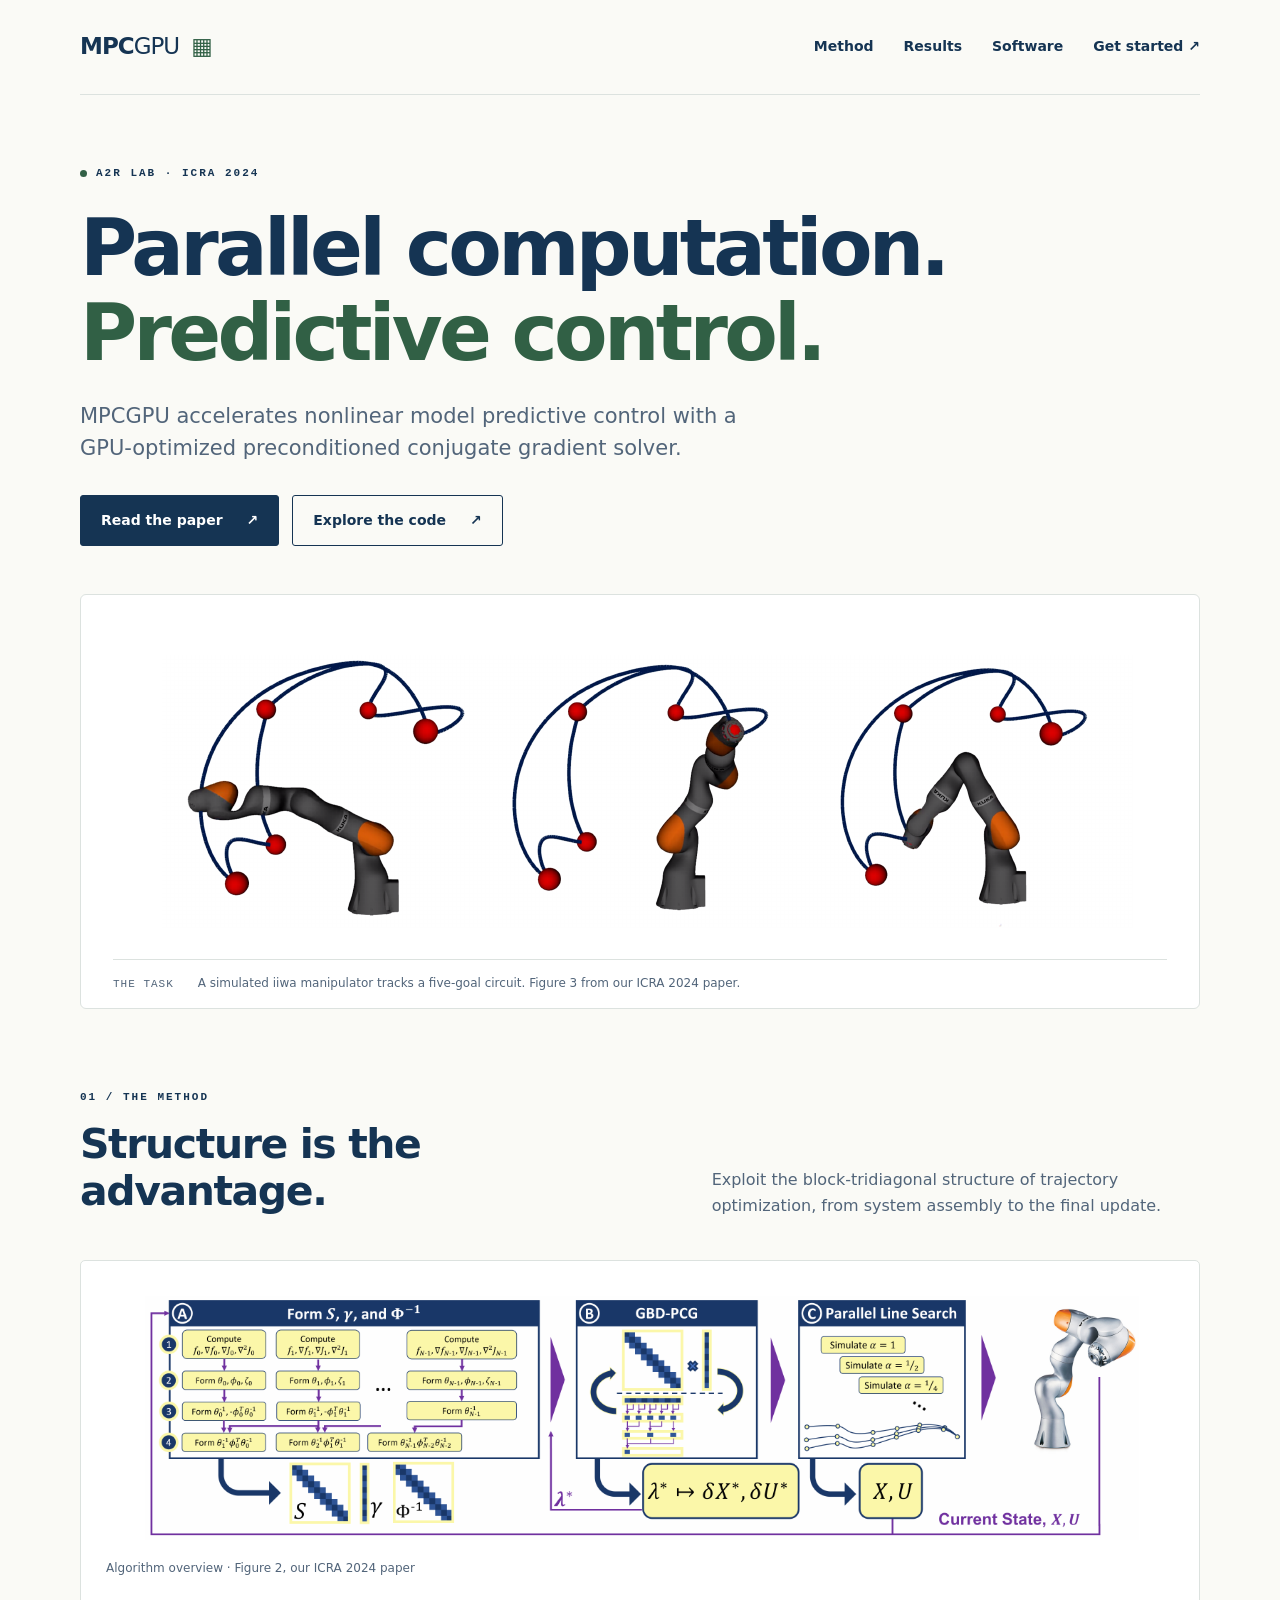
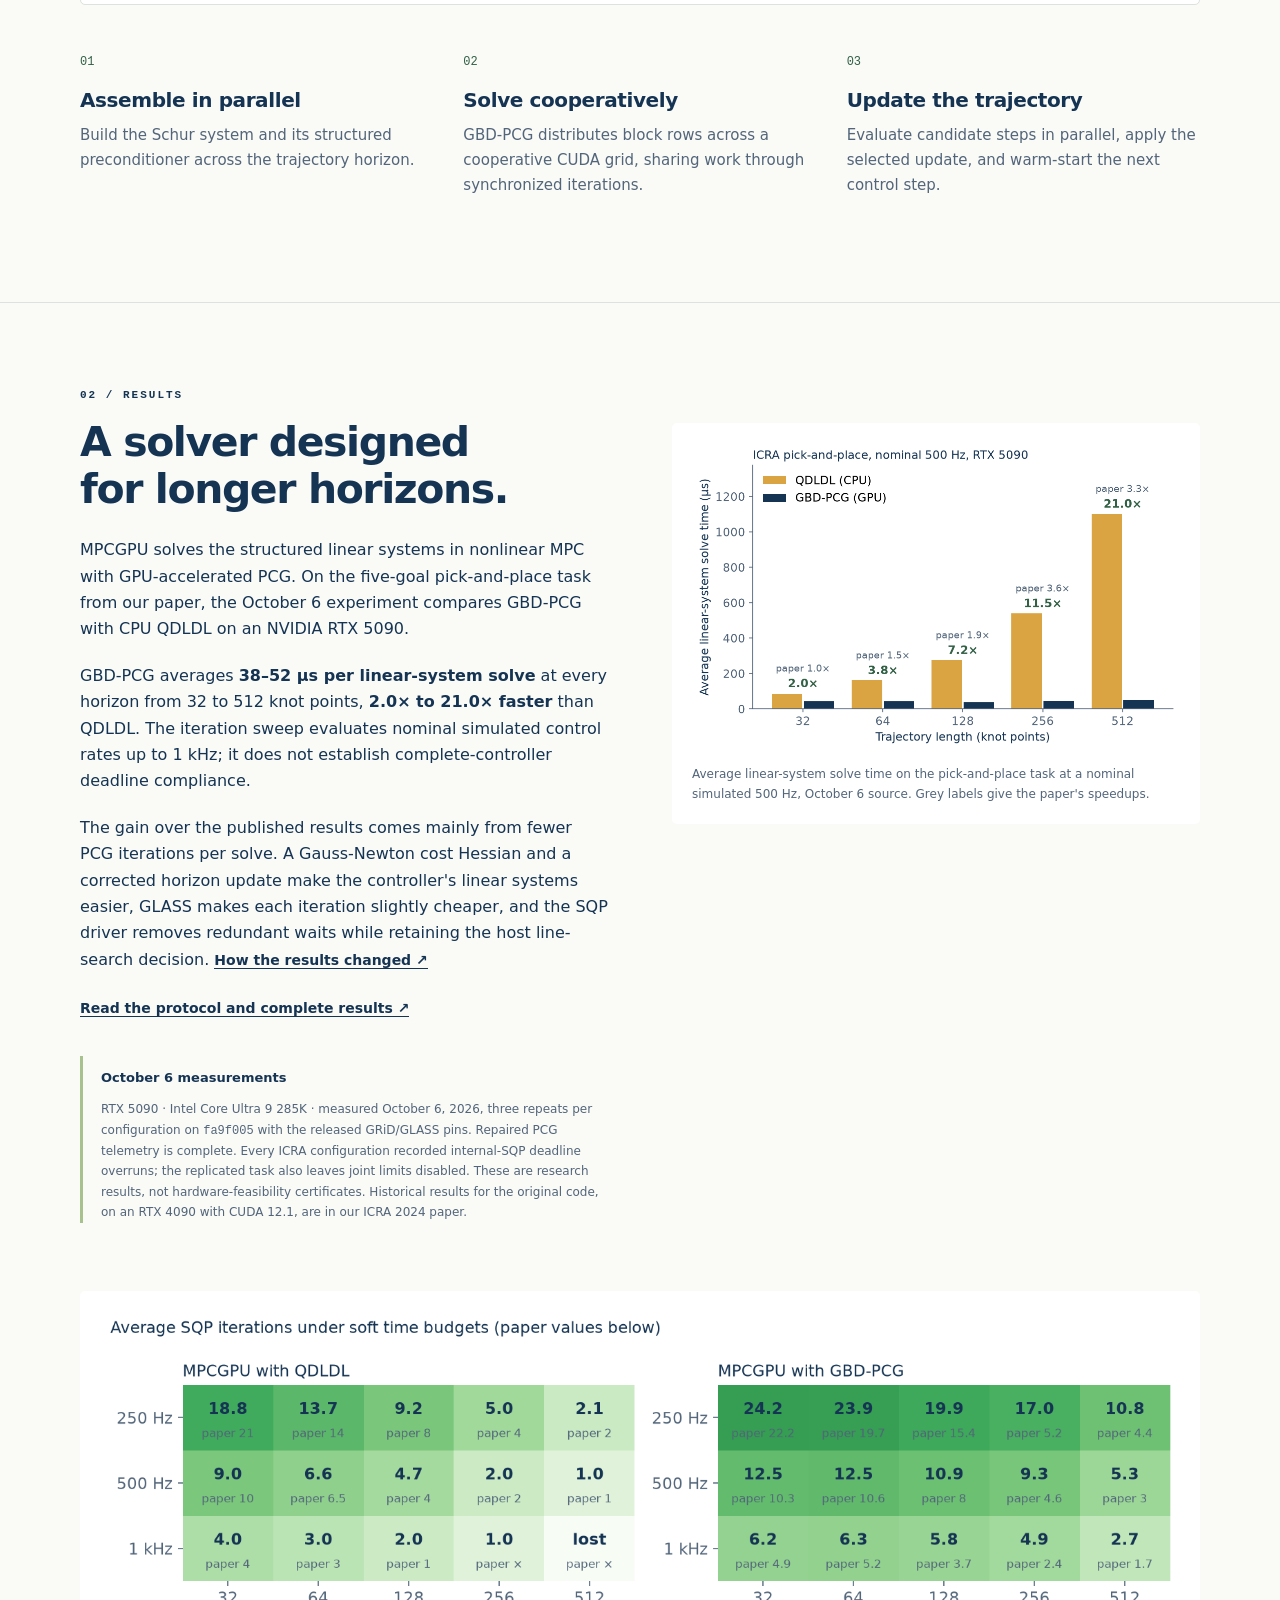
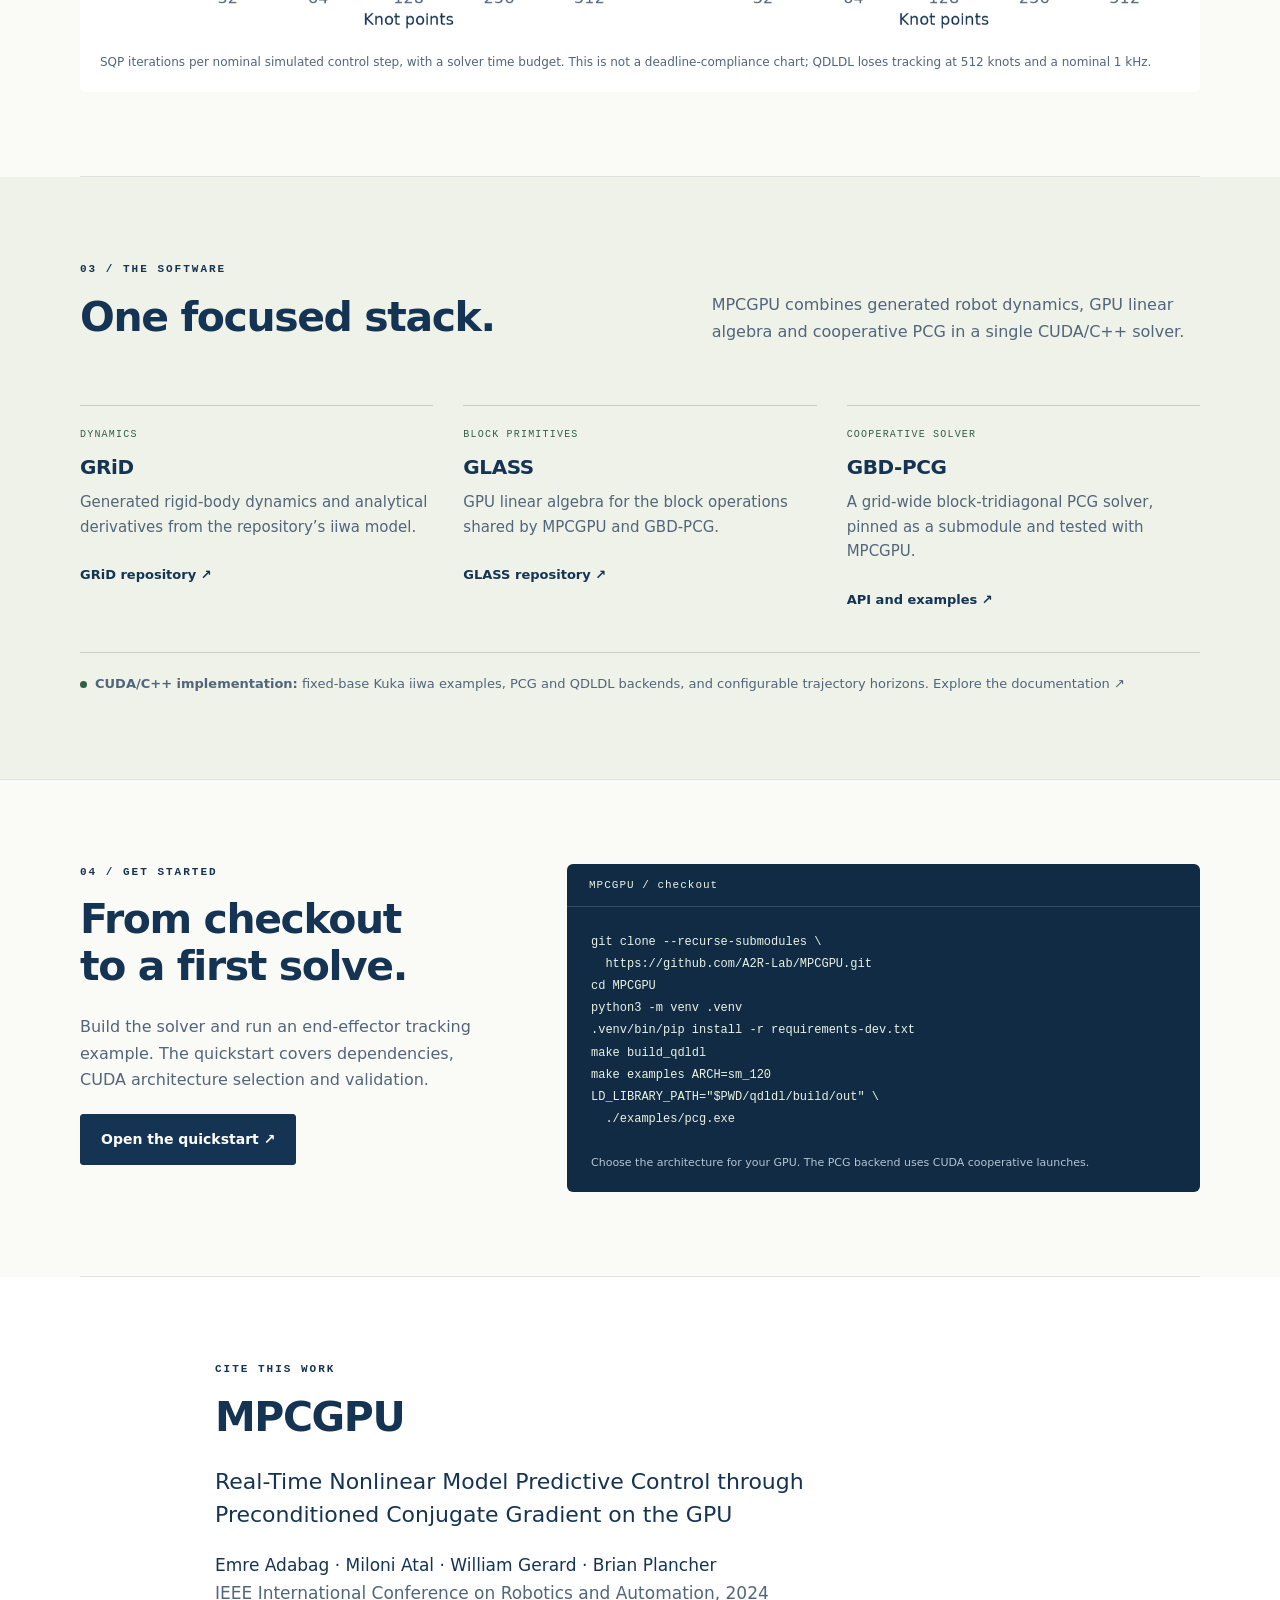
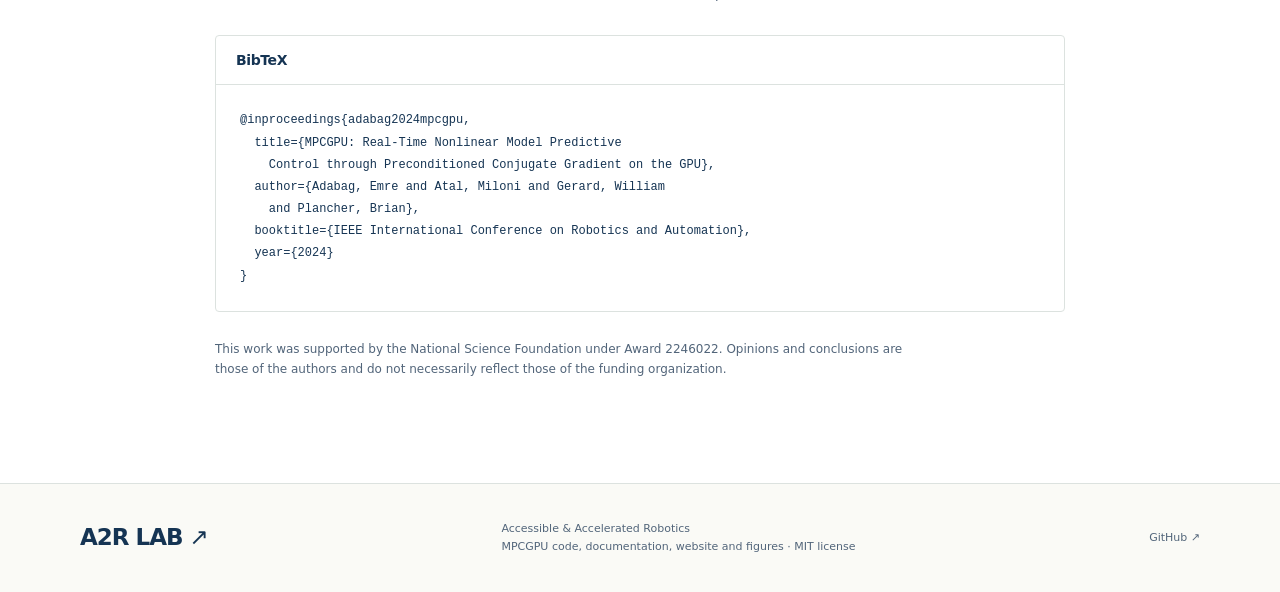
<file: docs/index.html>
<!doctype html>
<html lang="en">
<head>
  <meta charset="utf-8">
  <meta name="viewport" content="width=device-width, initial-scale=1">
  <meta name="description" content="MPCGPU: real-time nonlinear model predictive control through preconditioned conjugate gradient on the GPU. Research, software, and documentation from the A2R Lab.">
  <meta name="theme-color" content="#153453">
  <title>MPCGPU · GPU-optimized nonlinear model predictive control</title>
  <link rel="stylesheet" href="style.css">
</head>
<body>
<a class="skip" href="#main">Skip to content</a>
<header class="nav wrap">
  <a class="brand" href="#">MPC<span>GPU</span><span class="brand-mark" aria-hidden="true">▦</span></a>
  <nav aria-label="Main navigation"><a href="#method">Method</a><a href="#results">Results</a><a href="#software">Software</a><a href="#start">Get started <span aria-hidden="true">↗</span></a></nav>
</header>
<main id="main">
  <section class="hero wrap">
    <div class="eyebrow"><span class="dot"></span> A2R LAB · ICRA 2024</div>
    <h1>Parallel computation.<br><em>Predictive control.</em></h1>
    <p class="lede">MPCGPU accelerates nonlinear model predictive control with a GPU-optimized preconditioned conjugate gradient solver.</p>
    <div class="actions"><a class="button primary" href="https://arxiv.org/abs/2309.08079">Read the paper <span aria-hidden="true">↗</span></a><a class="button" href="https://github.com/A2R-Lab/MPCGPU">Explore the code <span aria-hidden="true">↗</span></a></div>
    <figure class="hero-figure"><img src="assets/pick-place.png" width="1000" height="330" alt="Three snapshots of a simulated Kuka iiwa arm moving through a five-goal pick-and-place circuit."><figcaption><span>THE TASK</span> A simulated iiwa manipulator tracks a five-goal circuit. Figure 3 from our ICRA 2024 paper.</figcaption></figure>
  </section>
  <section class="method section" id="method"><div class="wrap">
    <div class="section-heading"><div><div class="eyebrow">01 / THE METHOD</div><h2>Structure is the advantage.</h2></div><p>Exploit the block-tridiagonal structure of trajectory optimization, from system assembly to the final update.</p></div>
    <figure class="architecture"><img src="assets/architecture.png" width="1500" height="365" loading="lazy" alt="MPCGPU forms the Schur system in parallel, solves it with GBD-PCG, then uses a parallel line search to update the robot trajectory."><figcaption>Algorithm overview · Figure 2, our ICRA 2024 paper</figcaption></figure>
    <div class="steps"><article><span>01</span><h3>Assemble in parallel</h3><p>Build the Schur system and its structured preconditioner across the trajectory horizon.</p></article><article><span>02</span><h3>Solve cooperatively</h3><p>GBD-PCG distributes block rows across a cooperative CUDA grid, sharing work through synchronized iterations.</p></article><article><span>03</span><h3>Update the trajectory</h3><p>Evaluate candidate steps in parallel, apply the selected update, and warm-start the next control step.</p></article></div>
  </div></section>
  <section class="section wrap" id="results">
    <div class="eyebrow">02 / RESULTS</div>
    <div class="research-grid"><div><h2>A solver designed<br>for longer horizons.</h2><p>MPCGPU solves the structured linear systems in nonlinear MPC with GPU-accelerated PCG. On the five-goal pick-and-place task from our paper, the October 6 experiment compares GBD-PCG with CPU QDLDL on an NVIDIA RTX 5090.</p><p>GBD-PCG averages <strong>38–52 µs per linear-system solve</strong> at every horizon from 32 to 512 knot points, <strong>2.0× to 21.0× faster</strong> than QDLDL. The iteration sweep evaluates nominal simulated control rates up to 1 kHz; it does not establish complete-controller deadline compliance.</p><p>The gain over the published results comes mainly from fewer PCG iterations per solve. A Gauss-Newton cost Hessian and a corrected horizon update make the controller's linear systems easier, GLASS makes each iteration slightly cheaper, and the SQP driver removes redundant waits while retaining the host line-search decision. <a class="text-link" href="https://github.com/A2R-Lab/MPCGPU/blob/main/docs/speedup-attribution.md">How the results changed ↗</a></p><a class="text-link" href="https://github.com/A2R-Lab/MPCGPU/blob/main/docs/icra-replication.md">Read the protocol and complete results ↗</a><aside class="evidence"><strong>October 6 measurements</strong><p>RTX 5090 · Intel Core Ultra 9 285K · measured October 6, 2026, three repeats per configuration on <code>fa9f005</code> with the released GRiD/GLASS pins. Repaired PCG telemetry is complete. Every ICRA configuration recorded internal-SQP deadline overruns; the replicated task also leaves joint limits disabled. These are research results, not hardware-feasibility certificates. Historical results for the original code, on an RTX 4090 with CUDA 12.1, are in <a href="https://arxiv.org/abs/2309.08079">our ICRA 2024 paper</a>.</p></aside></div><figure><img src="assets/current-linsys-time.png" width="972" height="613" loading="lazy" alt="Current average linear-system solve times for CPU QDLDL and GPU GBD-PCG from 32 to 512 knot points; GBD-PCG stays between 38 and 53 microseconds while QDLDL grows to 1100 microseconds."><figcaption>Average linear-system solve time on the pick-and-place task at a nominal simulated 500 Hz, October 6 source. Grey labels give the paper's speedups.</figcaption></figure></div>
    <figure class="wide-figure"><img src="assets/current-sqp-iterations.png" width="1564" height="475" loading="lazy" alt="Average SQP iterations per control step at 250 Hz, 500 Hz and 1 kHz for QDLDL and GBD-PCG across horizons, with the paper's values beneath each cell."><figcaption>SQP iterations per nominal simulated control step, with a solver time budget. This is not a deadline-compliance chart; QDLDL loses tracking at 512 knots and a nominal 1 kHz.</figcaption></figure>
  </section>
  <section class="software section" id="software"><div class="wrap">
    <div class="section-heading"><div><div class="eyebrow">03 / THE SOFTWARE</div><h2>One focused stack.</h2></div><p>MPCGPU combines generated robot dynamics, GPU linear algebra and cooperative PCG in a single CUDA/C++ solver.</p></div>
    <div class="stack"><article><div class="tag">DYNAMICS</div><h3>GRiD</h3><p>Generated rigid-body dynamics and analytical derivatives from the repository’s iiwa model.</p><a href="https://github.com/A2R-Lab/GRiD">GRiD repository ↗</a></article><article><div class="tag">BLOCK PRIMITIVES</div><h3>GLASS</h3><p>GPU linear algebra for the block operations shared by MPCGPU and GBD-PCG.</p><a href="https://github.com/A2R-Lab/GLASS">GLASS repository ↗</a></article><article><div class="tag">COOPERATIVE SOLVER</div><h3>GBD-PCG</h3><p>A grid-wide block-tridiagonal PCG solver, pinned as a submodule and tested with MPCGPU.</p><a href="https://github.com/A2R-Lab/GBD-PCG">API and examples ↗</a></article></div>
    <p class="status"><span class="dot"></span><strong>CUDA/C++ implementation:</strong> fixed-base Kuka iiwa examples, PCG and QDLDL backends, and configurable trajectory horizons. <a href="https://github.com/A2R-Lab/MPCGPU/blob/main/docs/README.md">Explore the documentation ↗</a></p>
  </div></section>
  <section class="section wrap" id="start"><div class="start-grid"><div><div class="eyebrow">04 / GET STARTED</div><h2>From checkout<br>to a first solve.</h2><p>Build the solver and run an end-effector tracking example. The quickstart covers dependencies, CUDA architecture selection and validation.</p><a class="button primary" href="https://github.com/A2R-Lab/MPCGPU/blob/main/README.md">Open the quickstart ↗</a></div><div class="code-panel"><div class="code-title">MPCGPU / checkout</div><pre><code>git clone --recurse-submodules \
  https://github.com/A2R-Lab/MPCGPU.git
cd MPCGPU
python3 -m venv .venv
.venv/bin/pip install -r requirements-dev.txt
make build_qdldl
make examples ARCH=sm_120
LD_LIBRARY_PATH="$PWD/qdldl/build/out" \
  ./examples/pcg.exe</code></pre><p>Choose the architecture for your GPU. The PCG backend uses CUDA cooperative launches.</p></div></div></section>
  <section class="citation section"><div class="wrap"><div class="eyebrow">CITE THIS WORK</div><h2>MPCGPU</h2><p class="paper-title">Real-Time Nonlinear Model Predictive Control through Preconditioned Conjugate Gradient on the GPU</p><p>Emre Adabag · Miloni Atal · William Gerard · Brian Plancher<br><span class="muted">IEEE International Conference on Robotics and Automation, 2024</span></p><div class="bibtex" aria-labelledby="bibtex-title"><h3 id="bibtex-title">BibTeX</h3><pre id="bibtex"><code>@inproceedings{adabag2024mpcgpu,
  title={MPCGPU: Real-Time Nonlinear Model Predictive
    Control through Preconditioned Conjugate Gradient on the GPU},
  author={Adabag, Emre and Atal, Miloni and Gerard, William
    and Plancher, Brian},
  booktitle={IEEE International Conference on Robotics and Automation},
  year={2024}
}</code></pre></div><p class="funding">This work was supported by the National Science Foundation under Award 2246022. Opinions and conclusions are those of the authors and do not necessarily reflect those of the funding organization.</p></div></section>
</main>
<footer class="wrap"><a class="brand" href="https://a2r-lab.org/">A2R LAB <span aria-hidden="true">↗</span></a><p>Accessible &amp; Accelerated Robotics<br>MPCGPU code, documentation, website and figures · <a href="https://github.com/A2R-Lab/MPCGPU/blob/main/LICENSE">MIT license</a></p><a href="https://github.com/A2R-Lab/MPCGPU">GitHub ↗</a></footer>
</body>
</html>
</file>
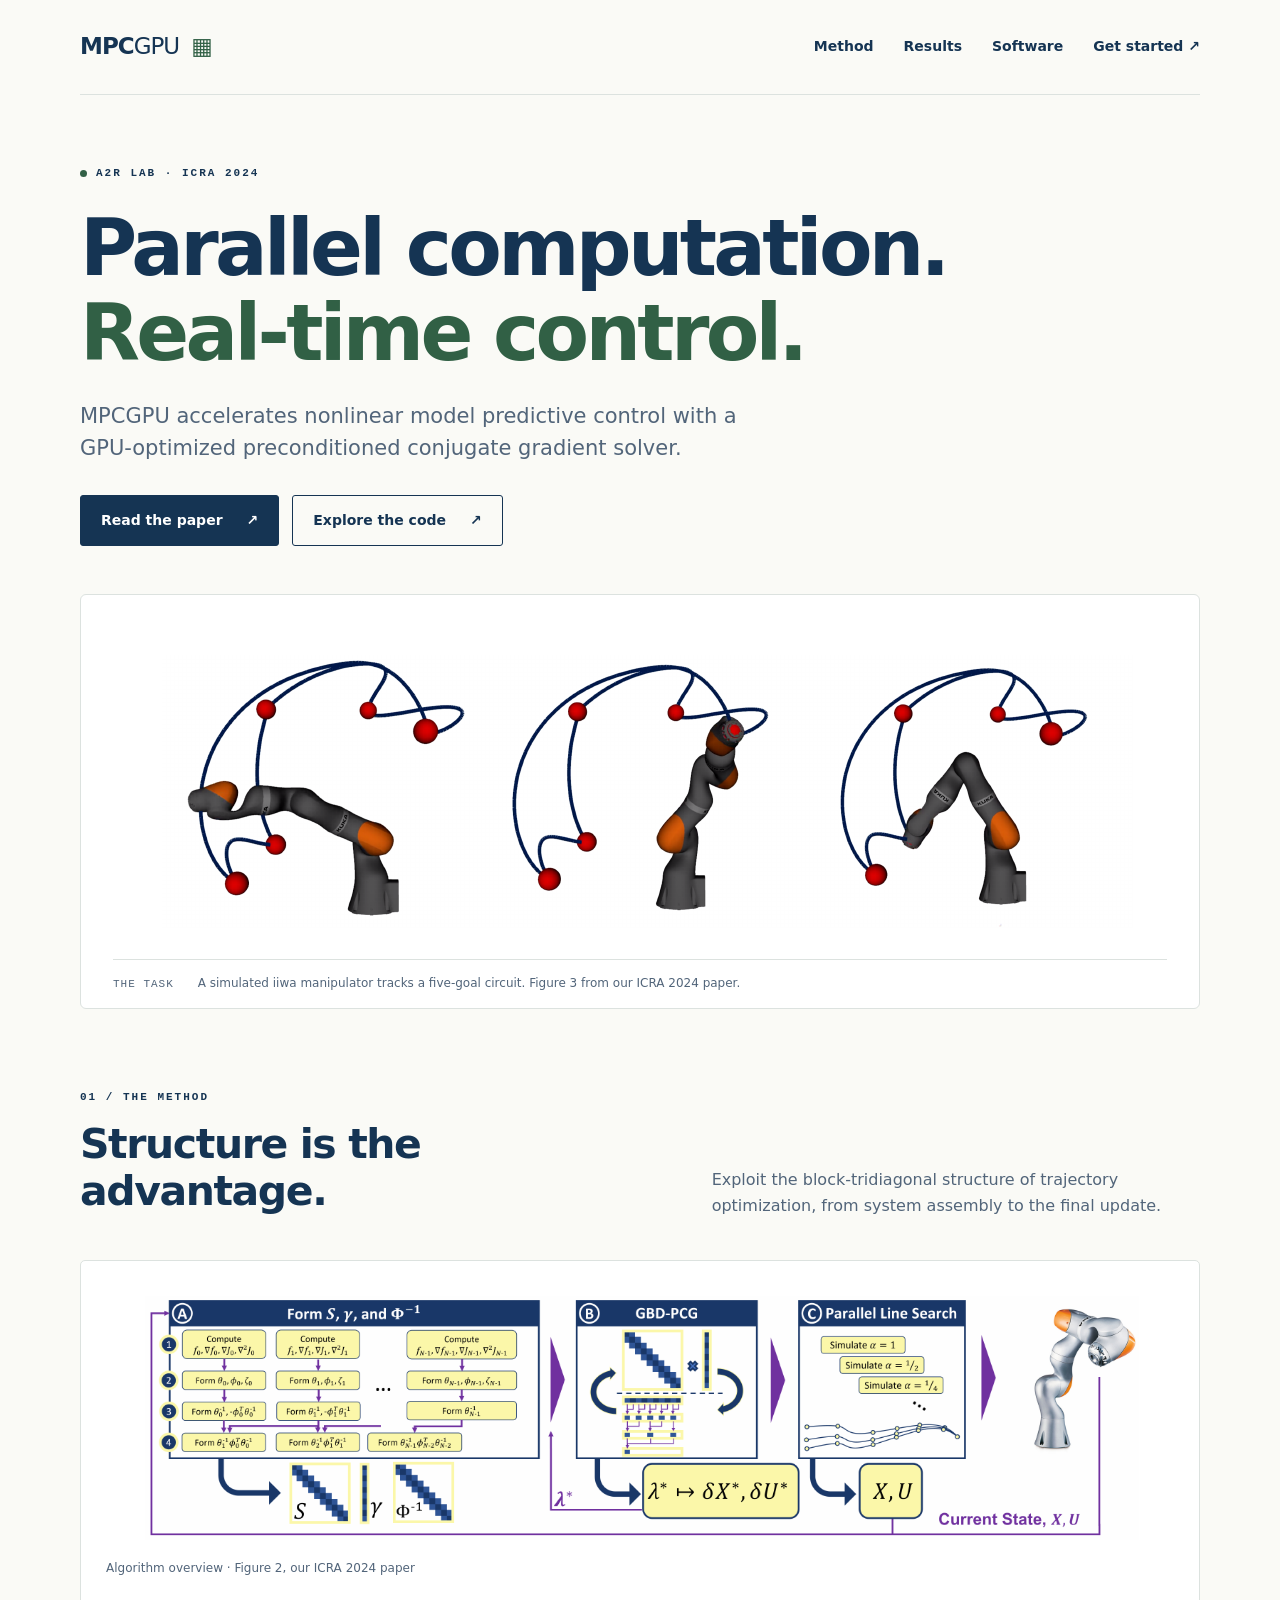
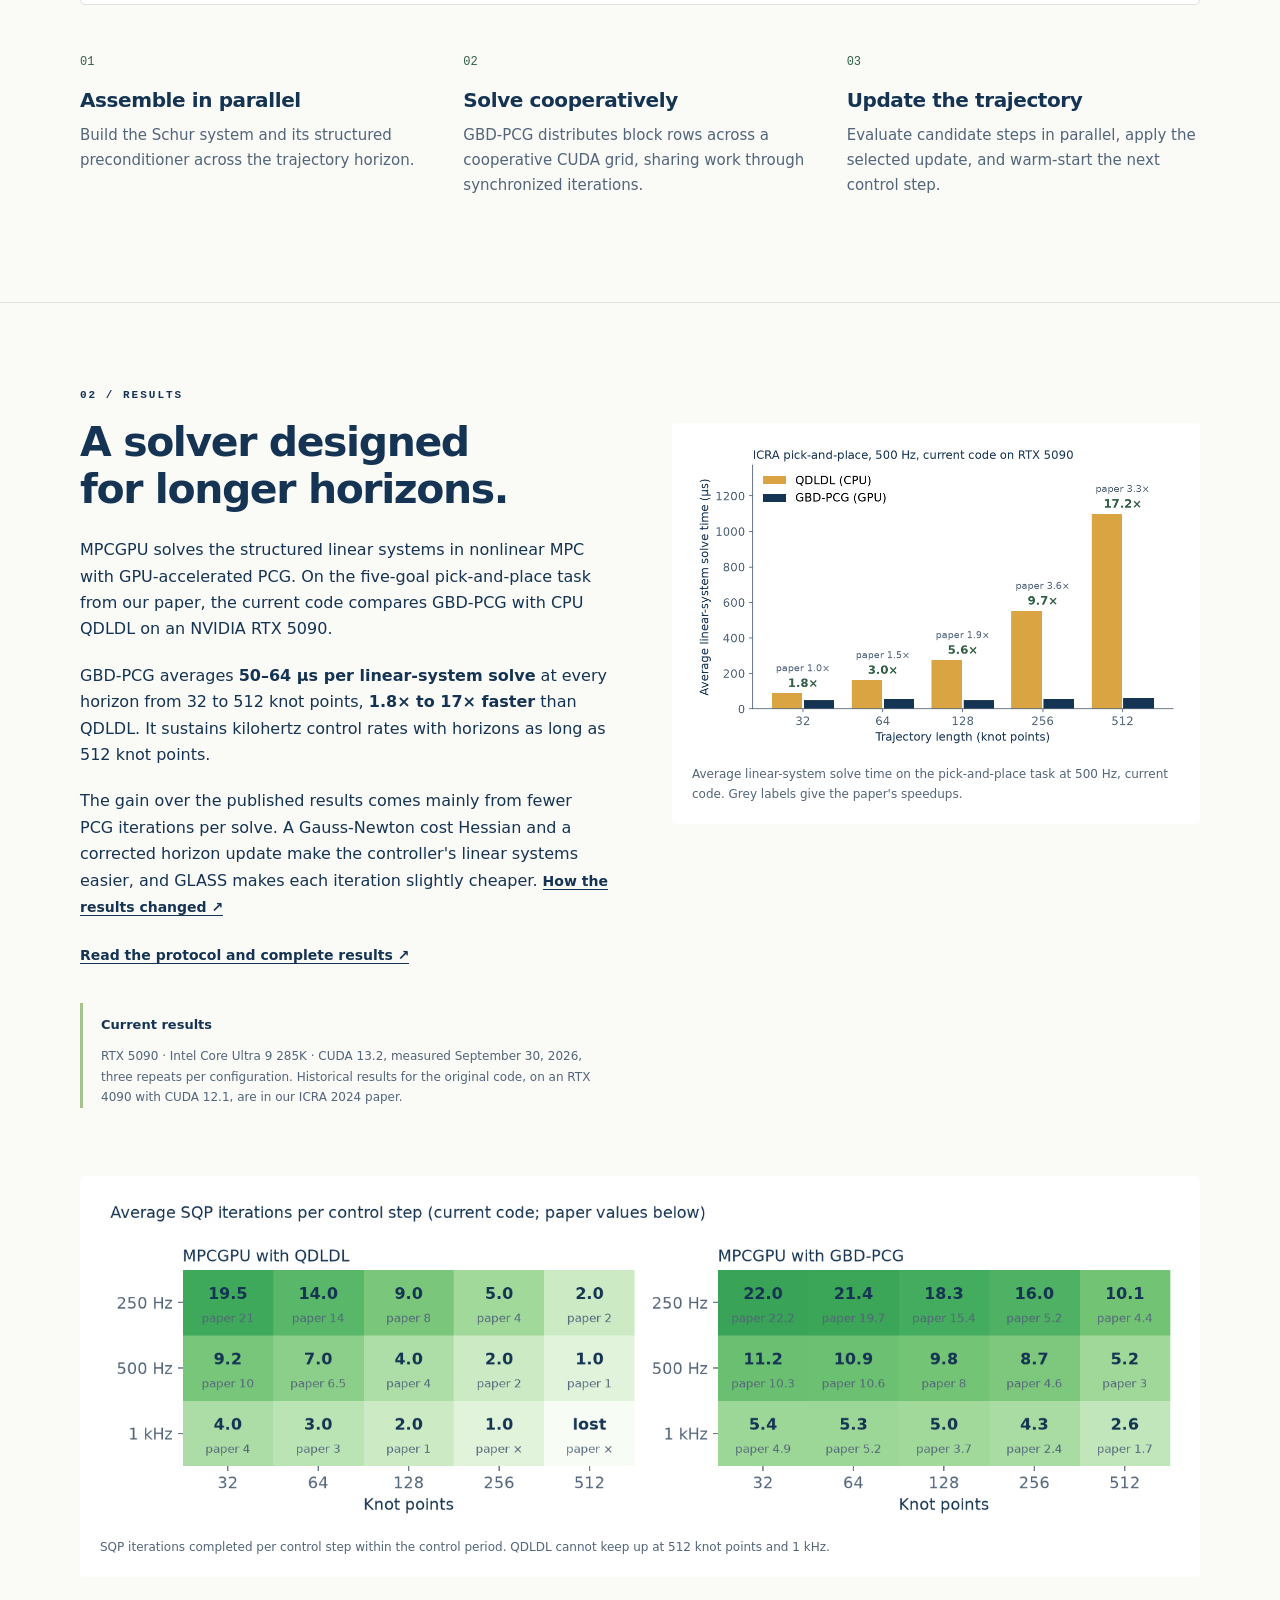
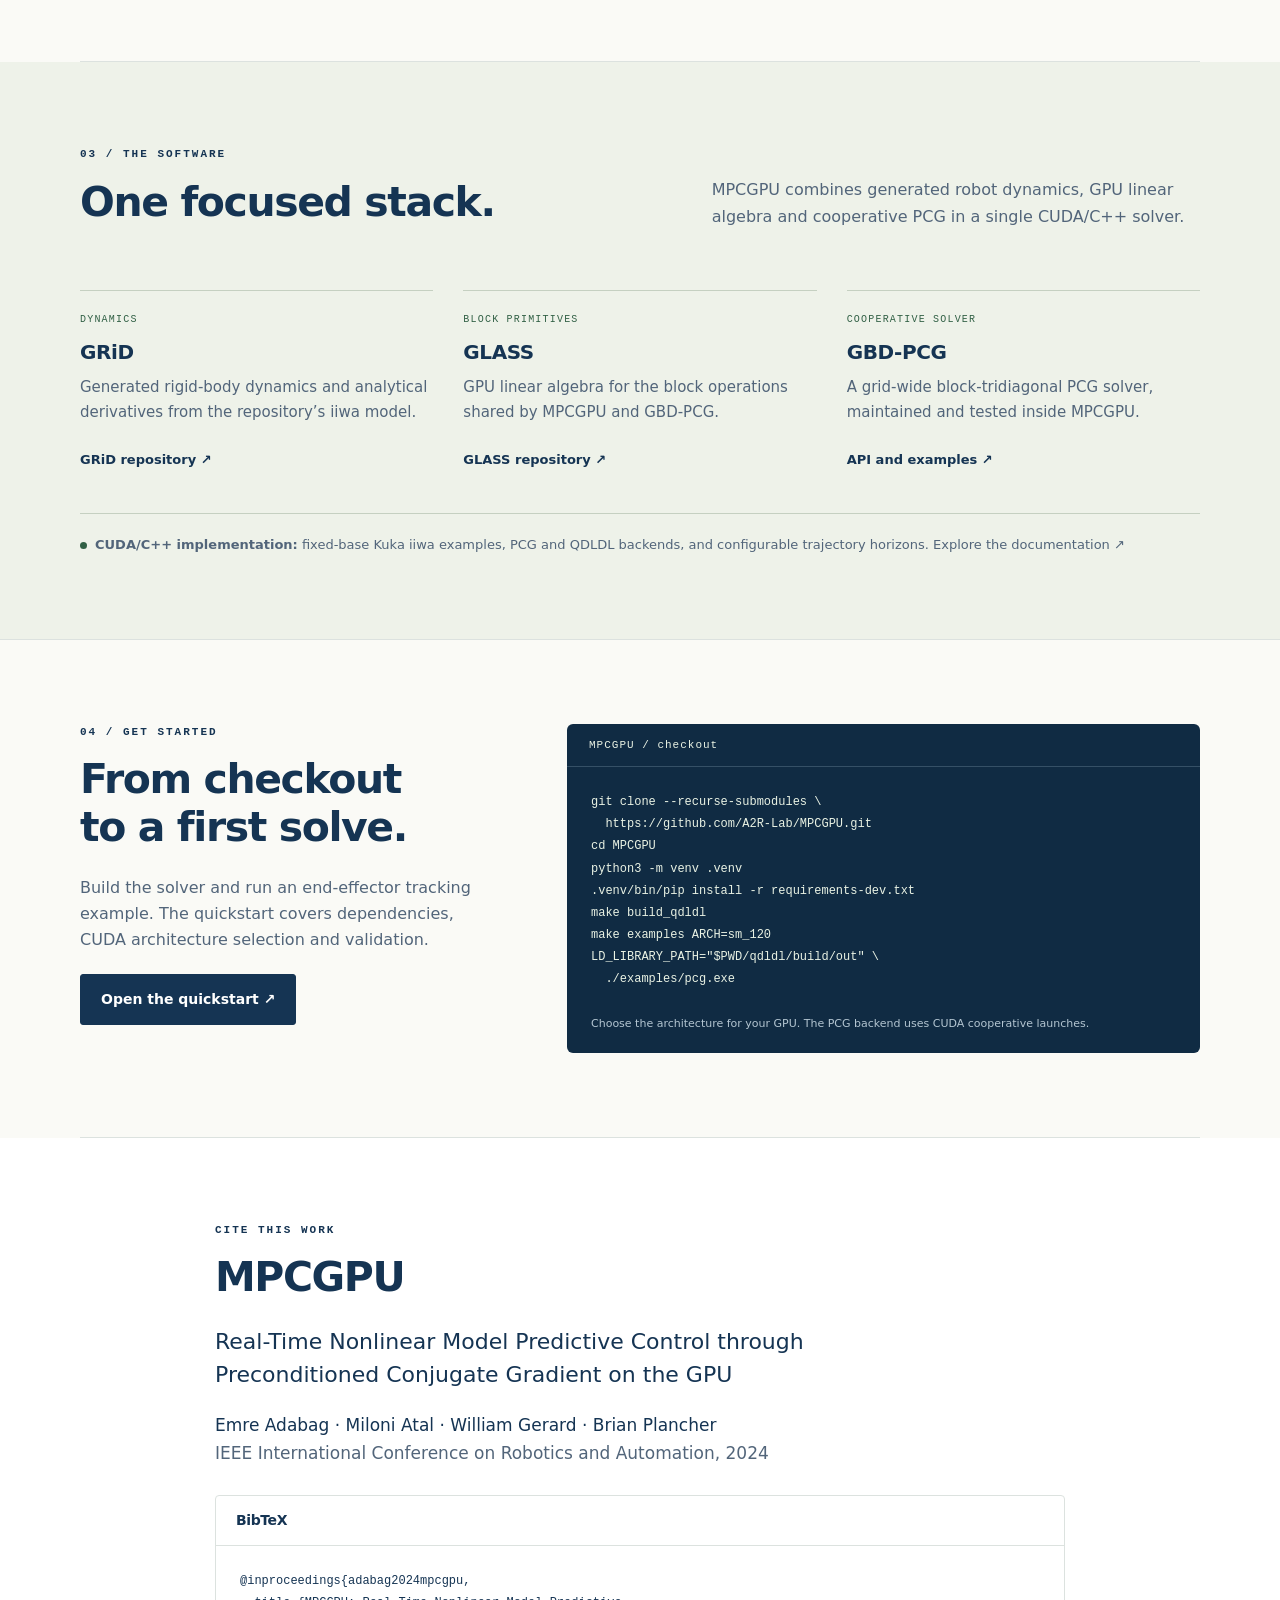
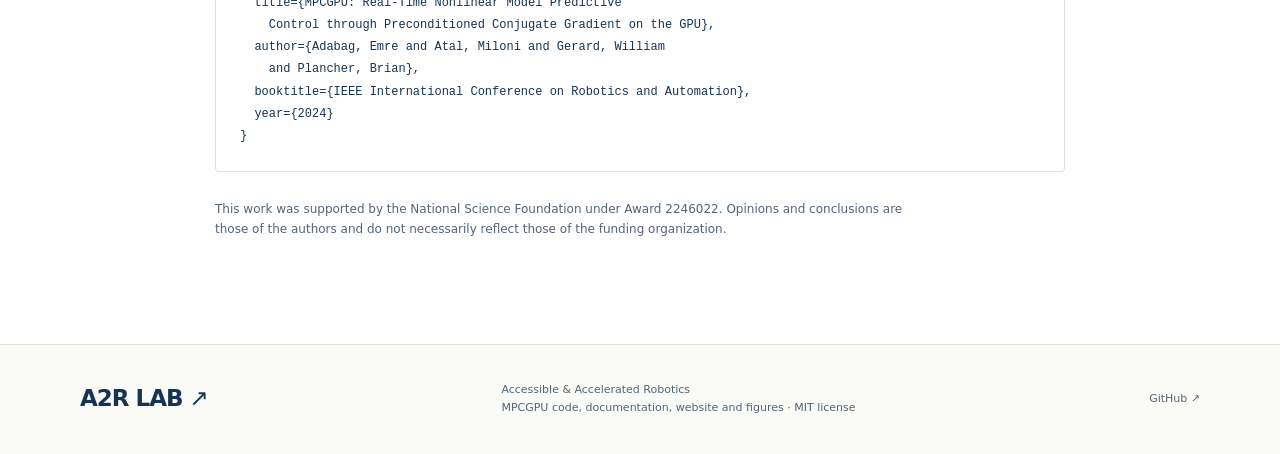
<file: website/index.html>
<!doctype html>
<html lang="en">
<head>
  <meta charset="utf-8">
  <meta name="viewport" content="width=device-width, initial-scale=1">
  <meta name="description" content="MPCGPU: real-time nonlinear model predictive control through preconditioned conjugate gradient on the GPU. Research, software, and documentation from the A2R Lab.">
  <meta name="theme-color" content="#153453">
  <title>MPCGPU · Parallel computation. Real-time control.</title>
  <link rel="stylesheet" href="style.css">
</head>
<body>
<a class="skip" href="#main">Skip to content</a>
<header class="nav wrap">
  <a class="brand" href="#">MPC<span>GPU</span><span class="brand-mark" aria-hidden="true">▦</span></a>
  <nav aria-label="Main navigation"><a href="#method">Method</a><a href="#results">Results</a><a href="#software">Software</a><a href="#start">Get started <span aria-hidden="true">↗</span></a></nav>
</header>
<main id="main">
  <section class="hero wrap">
    <div class="eyebrow"><span class="dot"></span> A2R LAB · ICRA 2024</div>
    <h1>Parallel computation.<br><em>Real-time control.</em></h1>
    <p class="lede">MPCGPU accelerates nonlinear model predictive control with a GPU-optimized preconditioned conjugate gradient solver.</p>
    <div class="actions"><a class="button primary" href="https://arxiv.org/abs/2309.08079">Read the paper <span aria-hidden="true">↗</span></a><a class="button" href="https://github.com/A2R-Lab/MPCGPU">Explore the code <span aria-hidden="true">↗</span></a></div>
    <figure class="hero-figure"><img src="assets/pick-place.png" width="1000" height="330" alt="Three snapshots of a simulated Kuka iiwa arm moving through a five-goal pick-and-place circuit."><figcaption><span>THE TASK</span> A simulated iiwa manipulator tracks a five-goal circuit. Figure 3 from our ICRA 2024 paper.</figcaption></figure>
  </section>
  <section class="method section" id="method"><div class="wrap">
    <div class="section-heading"><div><div class="eyebrow">01 / THE METHOD</div><h2>Structure is the advantage.</h2></div><p>Exploit the block-tridiagonal structure of trajectory optimization, from system assembly to the final update.</p></div>
    <figure class="architecture"><img src="assets/architecture.png" width="1500" height="365" loading="lazy" alt="MPCGPU forms the Schur system in parallel, solves it with GBD-PCG, then uses a parallel line search to update the robot trajectory."><figcaption>Algorithm overview · Figure 2, our ICRA 2024 paper</figcaption></figure>
    <div class="steps"><article><span>01</span><h3>Assemble in parallel</h3><p>Build the Schur system and its structured preconditioner across the trajectory horizon.</p></article><article><span>02</span><h3>Solve cooperatively</h3><p>GBD-PCG distributes block rows across a cooperative CUDA grid, sharing work through synchronized iterations.</p></article><article><span>03</span><h3>Update the trajectory</h3><p>Evaluate candidate steps in parallel, apply the selected update, and warm-start the next control step.</p></article></div>
  </div></section>
  <section class="section wrap" id="results">
    <div class="eyebrow">02 / RESULTS</div>
    <div class="research-grid"><div><h2>A solver designed<br>for longer horizons.</h2><p>MPCGPU solves the structured linear systems in nonlinear MPC with GPU-accelerated PCG. On the five-goal pick-and-place task from our paper, the current code compares GBD-PCG with CPU QDLDL on an NVIDIA RTX 5090.</p><p>GBD-PCG averages <strong>50–64 µs per linear-system solve</strong> at every horizon from 32 to 512 knot points, <strong>1.8× to 17× faster</strong> than QDLDL. It sustains kilohertz control rates with horizons as long as 512 knot points.</p><p>The gain over the published results comes mainly from fewer PCG iterations per solve. A Gauss-Newton cost Hessian and a corrected horizon update make the controller's linear systems easier, and GLASS makes each iteration slightly cheaper. <a class="text-link" href="https://github.com/A2R-Lab/MPCGPU/blob/main/docs/speedup-attribution.md">How the results changed ↗</a></p><a class="text-link" href="https://github.com/A2R-Lab/MPCGPU/blob/main/docs/icra-replication.md">Read the protocol and complete results ↗</a><aside class="evidence"><strong>Current results</strong><p>RTX 5090 · Intel Core Ultra 9 285K · CUDA 13.2, measured September 30, 2026, three repeats per configuration. Historical results for the original code, on an RTX 4090 with CUDA 12.1, are in <a href="https://arxiv.org/abs/2309.08079">our ICRA 2024 paper</a>.</p></aside></div><figure><img src="assets/current-linsys-time.png" width="972" height="613" loading="lazy" alt="Current average linear-system solve times for CPU QDLDL and GPU GBD-PCG from 32 to 512 knot points; GBD-PCG stays between 50 and 64 microseconds while QDLDL grows to 1100 microseconds."><figcaption>Average linear-system solve time on the pick-and-place task at 500 Hz, current code. Grey labels give the paper's speedups.</figcaption></figure></div>
    <figure class="wide-figure"><img src="assets/current-sqp-iterations.png" width="1564" height="475" loading="lazy" alt="Average SQP iterations per control step at 250 Hz, 500 Hz and 1 kHz for QDLDL and GBD-PCG across horizons, with the paper's values beneath each cell."><figcaption>SQP iterations completed per control step within the control period. QDLDL cannot keep up at 512 knot points and 1 kHz.</figcaption></figure>
  </section>
  <section class="software section" id="software"><div class="wrap">
    <div class="section-heading"><div><div class="eyebrow">03 / THE SOFTWARE</div><h2>One focused stack.</h2></div><p>MPCGPU combines generated robot dynamics, GPU linear algebra and cooperative PCG in a single CUDA/C++ solver.</p></div>
    <div class="stack"><article><div class="tag">DYNAMICS</div><h3>GRiD</h3><p>Generated rigid-body dynamics and analytical derivatives from the repository’s iiwa model.</p><a href="https://github.com/A2R-Lab/GRiD">GRiD repository ↗</a></article><article><div class="tag">BLOCK PRIMITIVES</div><h3>GLASS</h3><p>GPU linear algebra for the block operations shared by MPCGPU and GBD-PCG.</p><a href="https://github.com/A2R-Lab/GLASS">GLASS repository ↗</a></article><article><div class="tag">COOPERATIVE SOLVER</div><h3>GBD-PCG</h3><p>A grid-wide block-tridiagonal PCG solver, maintained and tested inside MPCGPU.</p><a href="https://github.com/A2R-Lab/MPCGPU/tree/main/GBD-PCG">API and examples ↗</a></article></div>
    <p class="status"><span class="dot"></span><strong>CUDA/C++ implementation:</strong> fixed-base Kuka iiwa examples, PCG and QDLDL backends, and configurable trajectory horizons. <a href="https://github.com/A2R-Lab/MPCGPU/blob/main/docs/README.md">Explore the documentation ↗</a></p>
  </div></section>
  <section class="section wrap" id="start"><div class="start-grid"><div><div class="eyebrow">04 / GET STARTED</div><h2>From checkout<br>to a first solve.</h2><p>Build the solver and run an end-effector tracking example. The quickstart covers dependencies, CUDA architecture selection and validation.</p><a class="button primary" href="https://github.com/A2R-Lab/MPCGPU/blob/main/README.md">Open the quickstart ↗</a></div><div class="code-panel"><div class="code-title">MPCGPU / checkout</div><pre><code>git clone --recurse-submodules \
  https://github.com/A2R-Lab/MPCGPU.git
cd MPCGPU
python3 -m venv .venv
.venv/bin/pip install -r requirements-dev.txt
make build_qdldl
make examples ARCH=sm_120
LD_LIBRARY_PATH="$PWD/qdldl/build/out" \
  ./examples/pcg.exe</code></pre><p>Choose the architecture for your GPU. The PCG backend uses CUDA cooperative launches.</p></div></div></section>
  <section class="citation section"><div class="wrap"><div class="eyebrow">CITE THIS WORK</div><h2>MPCGPU</h2><p class="paper-title">Real-Time Nonlinear Model Predictive Control through Preconditioned Conjugate Gradient on the GPU</p><p>Emre Adabag · Miloni Atal · William Gerard · Brian Plancher<br><span class="muted">IEEE International Conference on Robotics and Automation, 2024</span></p><div class="bibtex" aria-labelledby="bibtex-title"><h3 id="bibtex-title">BibTeX</h3><pre id="bibtex"><code>@inproceedings{adabag2024mpcgpu,
  title={MPCGPU: Real-Time Nonlinear Model Predictive
    Control through Preconditioned Conjugate Gradient on the GPU},
  author={Adabag, Emre and Atal, Miloni and Gerard, William
    and Plancher, Brian},
  booktitle={IEEE International Conference on Robotics and Automation},
  year={2024}
}</code></pre></div><p class="funding">This work was supported by the National Science Foundation under Award 2246022. Opinions and conclusions are those of the authors and do not necessarily reflect those of the funding organization.</p></div></section>
</main>
<footer class="wrap"><a class="brand" href="https://a2r-lab.org/">A2R LAB <span aria-hidden="true">↗</span></a><p>Accessible &amp; Accelerated Robotics<br>MPCGPU code, documentation, website and figures · <a href="https://github.com/A2R-Lab/MPCGPU/blob/main/LICENSE">MIT license</a></p><a href="https://github.com/A2R-Lab/MPCGPU">GitHub ↗</a></footer>
</body>
</html>
</file>
<file: docs/style.css>
:root{--ink:#153453;--muted:#52657a;--paper:#fafaf6;--green:#d8edbd;--line:#dce2df;--accent:#316045}*{box-sizing:border-box}html{scroll-behavior:smooth;scroll-padding-top:2rem}body{margin:0;background:var(--paper);color:var(--ink);font:17px/1.65 system-ui,-apple-system,BlinkMacSystemFont,"Segoe UI",sans-serif}a{color:inherit;text-decoration:none}a:hover{text-decoration:underline;text-underline-offset:.25em}a:focus-visible{outline:3px solid #7f58a4;outline-offset:5px}.wrap{width:min(1120px,calc(100% - 64px));margin-inline:auto}.nav{display:flex;justify-content:space-between;align-items:center;padding-block:28px;border-bottom:1px solid var(--line)}.brand{font-size:23px;font-weight:800;letter-spacing:-1px}.brand span:not(.brand-mark){font-weight:400}.brand-mark{margin-left:12px;color:var(--accent)}nav{display:flex;gap:30px;font-size:14px;font-weight:600}.hero{padding-top:70px}.eyebrow{font:600 11px/1.5 ui-monospace,monospace;letter-spacing:2px;display:flex;align-items:center;gap:9px}.dot{display:inline-block;width:7px;height:7px;border-radius:50%;background:var(--accent);flex-shrink:0}h1{font-size:clamp(42px,6.2vw,78px);line-height:1.08;letter-spacing:-3.7px;font-weight:600;margin:25px 0}h1 em{font-style:normal;color:var(--accent)}.lede{font-size:21px;line-height:1.55;max-width:680px;color:var(--muted)}.actions{display:flex;gap:13px;margin-top:30px}.button{display:inline-flex;align-items:center;justify-content:space-between;gap:24px;font-size:14px;font-weight:600;padding:13px 20px;border:1px solid var(--ink);border-radius:3px}.button.primary{background:var(--ink);color:white}.button:hover{background:var(--accent);color:white;text-decoration:none}.hero-figure{background:white;border:1px solid var(--line);border-radius:6px;margin:48px 0 0;padding:20px 32px 0}.hero-figure img{width:100%;height:auto;max-height:330px;object-fit:contain}.hero-figure figcaption{border-top:1px solid var(--line);padding:14px 0}.hero-figure figcaption span{font:11px ui-monospace,monospace;letter-spacing:1px;margin-right:20px}figure{margin:0}img{display:block;max-width:100%;height:auto}figcaption{font-size:12px;color:var(--muted);margin-top:14px}.section{padding-block:84px;border-bottom:1px solid var(--line)}h2{font-size:clamp(30px,3.2vw,43px);line-height:1.15;letter-spacing:-1.4px;font-weight:550;margin:16px 0 24px}h3{font-size:20px;line-height:1.3;letter-spacing:-.4px;margin:14px 0 10px}p{margin:0 0 20px}.section-heading{display:grid;grid-template-columns:1.15fr 1fr;gap:70px;align-items:end}.section-heading>p{color:var(--muted);font-size:16px}.method{padding-top:80px}.architecture{background:white;padding:25px;border:1px solid var(--line);border-radius:5px;margin-top:20px}.steps,.stack{display:grid;grid-template-columns:repeat(3,1fr);gap:30px;margin-top:40px}.steps article>span{font:12px ui-monospace,monospace;color:var(--accent)}.steps p,.stack p{font-size:15px;color:var(--muted)}.research-grid{display:grid;grid-template-columns:1fr 1fr;gap:64px;align-items:start}.research-grid figure{background:white;padding:20px;border-radius:5px;margin-top:20px}.research-grid p{font-size:16px}.text-link{font-size:14px;font-weight:650;border-bottom:1px solid var(--ink)}.evidence{border-left:3px solid #a8c28d;padding:6px 0 0 18px;margin-top:35px}.evidence strong{font-size:13px}.evidence p{font-size:12px;line-height:1.7;color:var(--muted);margin-top:9px}.software{background:#eef2e9}.tag{font:10px ui-monospace,monospace;letter-spacing:1.2px;color:var(--accent)}.stack article{border-top:1px solid #c5d0c1;padding-top:23px}.stack a{font-size:13px;font-weight:650}.status{margin:40px 0 0;padding:20px 0 0;border-top:1px solid #c5d0c1;font-size:13px;color:var(--muted)}.status .dot{margin-right:8px}.start-grid{display:grid;grid-template-columns:.8fr 1.2fr;gap:65px}.start-grid p{font-size:16px;color:var(--muted)}.code-panel{background:#102b43;color:#e9f2e4;border-radius:6px;overflow:hidden}.code-title{padding:15px 22px;border-bottom:1px solid #355066;font:11px ui-monospace,monospace;letter-spacing:1px}pre{margin:0;padding:24px;overflow-x:auto;max-width:100%;font:12px/1.85 ui-monospace,SFMono-Regular,Consolas,monospace}.code-panel>p{font-size:11px;padding:0 24px 20px;color:#b3c5d1;margin:0}.citation{background:white}.citation .wrap{max-width:850px}.paper-title{font-size:22px;line-height:1.5;max-width:740px}.muted{color:var(--muted)}.bibtex{border:1px solid var(--line);border-radius:4px;margin-top:28px;min-width:0}.bibtex h3{padding:15px 20px;margin:0;border-bottom:1px solid var(--line);font-size:14px}.bibtex pre{white-space:pre-wrap;overflow-wrap:anywhere}.funding{font-size:12px;color:var(--muted);margin-top:28px;max-width:700px}footer{display:flex;justify-content:space-between;align-items:center;gap:30px;padding-block:35px}footer p,footer>a:last-child{font-size:11px;margin:0;color:var(--muted)}.skip{position:absolute;top:-80px;left:20px;background:white;padding:12px;z-index:10}.skip:focus{top:10px}@media(max-width:720px){.wrap{width:calc(100% - 36px)}.nav{padding-block:20px}.brand{font-size:21px}nav{gap:13px;font-size:11px}nav a:first-child{display:none}.hero{padding-top:44px}h1{letter-spacing:-2px}.lede{font-size:18px}.hero-figure{padding:12px 12px 0;margin-top:32px}.hero-figure figcaption span{display:block;margin-bottom:5px}.section{padding-block:52px}.section-heading,.research-grid,.start-grid{grid-template-columns:1fr;gap:20px}.steps,.stack{grid-template-columns:1fr;gap:16px;margin-top:25px}.steps article{padding-bottom:10px;border-bottom:1px solid var(--line)}.architecture{padding:12px}.architecture img{min-width:550px}.architecture{overflow-x:auto}.research-grid figure{margin-top:0}.actions{gap:10px}.button{font-size:12px;gap:14px;padding:12px 14px}.paper-title{font-size:19px}footer{align-items:start;flex-wrap:wrap}footer p{order:3;width:100%}}@media(prefers-reduced-motion:reduce){html{scroll-behavior:auto}}
.wide-figure{background:white;padding:20px;border-radius:5px;margin-top:48px}@media(max-width:720px){.wide-figure{padding:12px;overflow-x:auto}.wide-figure img{min-width:620px}}
</file>
<file: website/style.css>
:root{--ink:#153453;--muted:#52657a;--paper:#fafaf6;--green:#d8edbd;--line:#dce2df;--accent:#316045}*{box-sizing:border-box}html{scroll-behavior:smooth;scroll-padding-top:2rem}body{margin:0;background:var(--paper);color:var(--ink);font:17px/1.65 system-ui,-apple-system,BlinkMacSystemFont,"Segoe UI",sans-serif}a{color:inherit;text-decoration:none}a:hover{text-decoration:underline;text-underline-offset:.25em}a:focus-visible{outline:3px solid #7f58a4;outline-offset:5px}.wrap{width:min(1120px,calc(100% - 64px));margin-inline:auto}.nav{display:flex;justify-content:space-between;align-items:center;padding-block:28px;border-bottom:1px solid var(--line)}.brand{font-size:23px;font-weight:800;letter-spacing:-1px}.brand span:not(.brand-mark){font-weight:400}.brand-mark{margin-left:12px;color:var(--accent)}nav{display:flex;gap:30px;font-size:14px;font-weight:600}.hero{padding-top:70px}.eyebrow{font:600 11px/1.5 ui-monospace,monospace;letter-spacing:2px;display:flex;align-items:center;gap:9px}.dot{display:inline-block;width:7px;height:7px;border-radius:50%;background:var(--accent);flex-shrink:0}h1{font-size:clamp(42px,6.2vw,78px);line-height:1.08;letter-spacing:-3.7px;font-weight:600;margin:25px 0}h1 em{font-style:normal;color:var(--accent)}.lede{font-size:21px;line-height:1.55;max-width:680px;color:var(--muted)}.actions{display:flex;gap:13px;margin-top:30px}.button{display:inline-flex;align-items:center;justify-content:space-between;gap:24px;font-size:14px;font-weight:600;padding:13px 20px;border:1px solid var(--ink);border-radius:3px}.button.primary{background:var(--ink);color:white}.button:hover{background:var(--accent);color:white;text-decoration:none}.hero-figure{background:white;border:1px solid var(--line);border-radius:6px;margin:48px 0 0;padding:20px 32px 0}.hero-figure img{width:100%;height:auto;max-height:330px;object-fit:contain}.hero-figure figcaption{border-top:1px solid var(--line);padding:14px 0}.hero-figure figcaption span{font:11px ui-monospace,monospace;letter-spacing:1px;margin-right:20px}figure{margin:0}img{display:block;max-width:100%;height:auto}figcaption{font-size:12px;color:var(--muted);margin-top:14px}.section{padding-block:84px;border-bottom:1px solid var(--line)}h2{font-size:clamp(30px,3.2vw,43px);line-height:1.15;letter-spacing:-1.4px;font-weight:550;margin:16px 0 24px}h3{font-size:20px;line-height:1.3;letter-spacing:-.4px;margin:14px 0 10px}p{margin:0 0 20px}.section-heading{display:grid;grid-template-columns:1.15fr 1fr;gap:70px;align-items:end}.section-heading>p{color:var(--muted);font-size:16px}.method{padding-top:80px}.architecture{background:white;padding:25px;border:1px solid var(--line);border-radius:5px;margin-top:20px}.steps,.stack{display:grid;grid-template-columns:repeat(3,1fr);gap:30px;margin-top:40px}.steps article>span{font:12px ui-monospace,monospace;color:var(--accent)}.steps p,.stack p{font-size:15px;color:var(--muted)}.research-grid{display:grid;grid-template-columns:1fr 1fr;gap:64px;align-items:start}.research-grid figure{background:white;padding:20px;border-radius:5px;margin-top:20px}.research-grid p{font-size:16px}.text-link{font-size:14px;font-weight:650;border-bottom:1px solid var(--ink)}.evidence{border-left:3px solid #a8c28d;padding:6px 0 0 18px;margin-top:35px}.evidence strong{font-size:13px}.evidence p{font-size:12px;line-height:1.7;color:var(--muted);margin-top:9px}.software{background:#eef2e9}.tag{font:10px ui-monospace,monospace;letter-spacing:1.2px;color:var(--accent)}.stack article{border-top:1px solid #c5d0c1;padding-top:23px}.stack a{font-size:13px;font-weight:650}.status{margin:40px 0 0;padding:20px 0 0;border-top:1px solid #c5d0c1;font-size:13px;color:var(--muted)}.status .dot{margin-right:8px}.start-grid{display:grid;grid-template-columns:.8fr 1.2fr;gap:65px}.start-grid p{font-size:16px;color:var(--muted)}.code-panel{background:#102b43;color:#e9f2e4;border-radius:6px;overflow:hidden}.code-title{padding:15px 22px;border-bottom:1px solid #355066;font:11px ui-monospace,monospace;letter-spacing:1px}pre{margin:0;padding:24px;overflow-x:auto;max-width:100%;font:12px/1.85 ui-monospace,SFMono-Regular,Consolas,monospace}.code-panel>p{font-size:11px;padding:0 24px 20px;color:#b3c5d1;margin:0}.citation{background:white}.citation .wrap{max-width:850px}.paper-title{font-size:22px;line-height:1.5;max-width:740px}.muted{color:var(--muted)}.bibtex{border:1px solid var(--line);border-radius:4px;margin-top:28px;min-width:0}.bibtex h3{padding:15px 20px;margin:0;border-bottom:1px solid var(--line);font-size:14px}.bibtex pre{white-space:pre-wrap;overflow-wrap:anywhere}.funding{font-size:12px;color:var(--muted);margin-top:28px;max-width:700px}footer{display:flex;justify-content:space-between;align-items:center;gap:30px;padding-block:35px}footer p,footer>a:last-child{font-size:11px;margin:0;color:var(--muted)}.skip{position:absolute;top:-80px;left:20px;background:white;padding:12px;z-index:10}.skip:focus{top:10px}@media(max-width:720px){.wrap{width:calc(100% - 36px)}.nav{padding-block:20px}.brand{font-size:21px}nav{gap:13px;font-size:11px}nav a:first-child{display:none}.hero{padding-top:44px}h1{letter-spacing:-2px}.lede{font-size:18px}.hero-figure{padding:12px 12px 0;margin-top:32px}.hero-figure figcaption span{display:block;margin-bottom:5px}.section{padding-block:52px}.section-heading,.research-grid,.start-grid{grid-template-columns:1fr;gap:20px}.steps,.stack{grid-template-columns:1fr;gap:16px;margin-top:25px}.steps article{padding-bottom:10px;border-bottom:1px solid var(--line)}.architecture{padding:12px}.architecture img{min-width:550px}.architecture{overflow-x:auto}.research-grid figure{margin-top:0}.actions{gap:10px}.button{font-size:12px;gap:14px;padding:12px 14px}.paper-title{font-size:19px}footer{align-items:start;flex-wrap:wrap}footer p{order:3;width:100%}}@media(prefers-reduced-motion:reduce){html{scroll-behavior:auto}}
.wide-figure{background:white;padding:20px;border-radius:5px;margin-top:48px}@media(max-width:720px){.wide-figure{padding:12px;overflow-x:auto}.wide-figure img{min-width:620px}}
</file>
